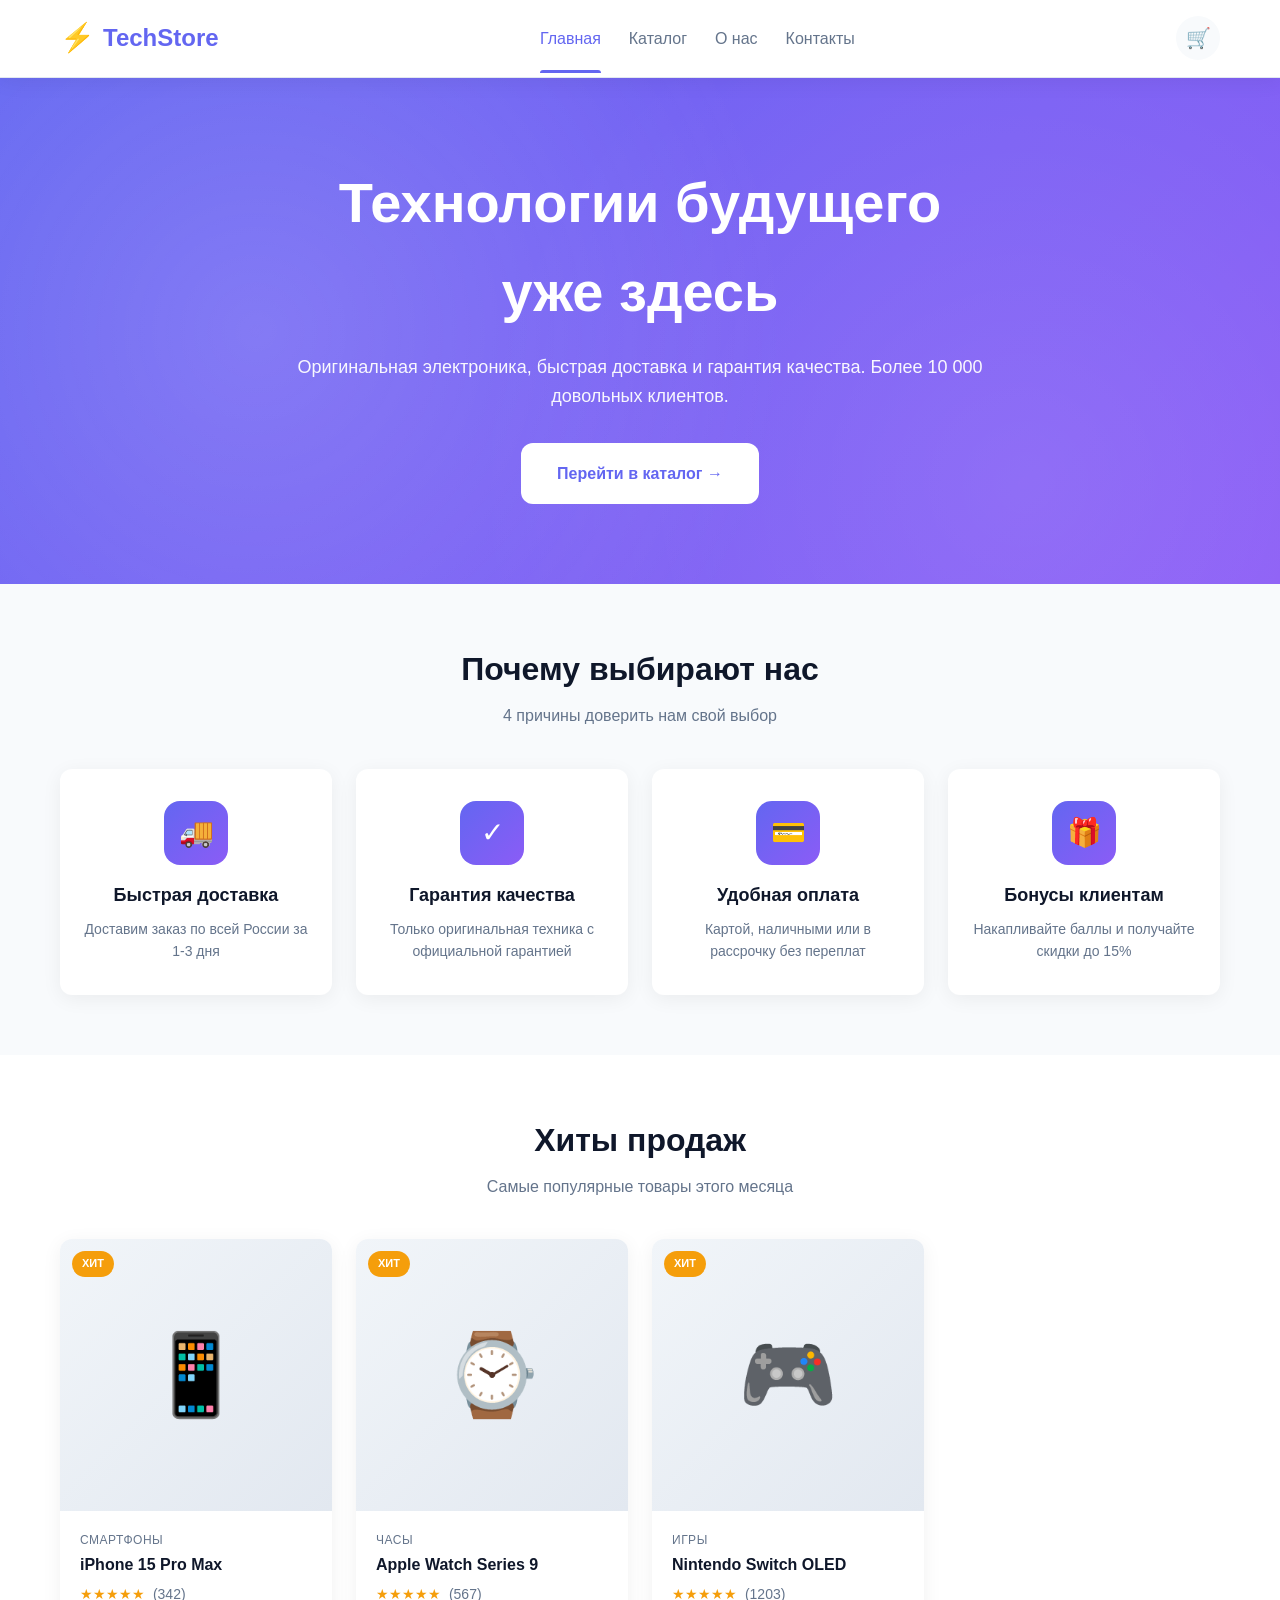
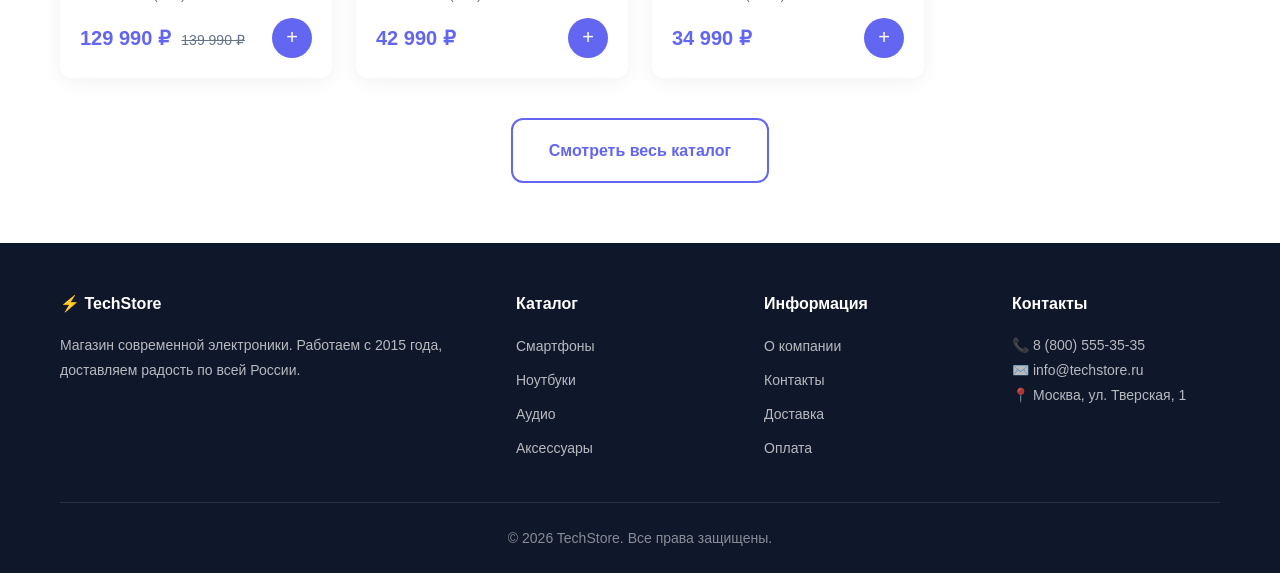
<file: docs/index.html>
<!DOCTYPE html>
<html lang="ru">
<head>
  <meta charset="UTF-8">
  <meta name="viewport" content="width=device-width, initial-scale=1.0">
  <title>TechStore — магазин современной электроники</title>
  <link rel="stylesheet" href="css/style.css">
</head>
<body>
  <header class="header">
    <div class="header-inner">
      <a href="index.html" class="logo"><span class="logo-icon">⚡</span> TechStore</a>
      <nav class="nav">
        <a href="index.html" class="active">Главная</a>
        <a href="catalog.html">Каталог</a>
        <a href="about.html">О нас</a>
        <a href="contacts.html">Контакты</a>
      </nav>
      <div class="header-actions">
        <a href="cart.html" class="icon-btn" title="Корзина">
          🛒
          <span class="cart-badge hidden">0</span>
        </a>
        <button class="menu-toggle">☰</button>
      </div>
    </div>
  </header>

  <section class="hero">
    <div class="hero-content">
      <h1>Технологии будущего уже здесь</h1>
      <p>Оригинальная электроника, быстрая доставка и гарантия качества. Более 10 000 довольных клиентов.</p>
      <a href="catalog.html" class="btn btn-white btn-lg">Перейти в каталог →</a>
    </div>
  </section>

  <section class="section">
    <div class="container">
      <h2 class="section-title">Почему выбирают нас</h2>
      <p class="section-subtitle">4 причины доверить нам свой выбор</p>
      <div class="features">
        <div class="feature">
          <div class="feature-icon">🚚</div>
          <h3>Быстрая доставка</h3>
          <p>Доставим заказ по всей России за 1-3 дня</p>
        </div>
        <div class="feature">
          <div class="feature-icon">✓</div>
          <h3>Гарантия качества</h3>
          <p>Только оригинальная техника с официальной гарантией</p>
        </div>
        <div class="feature">
          <div class="feature-icon">💳</div>
          <h3>Удобная оплата</h3>
          <p>Картой, наличными или в рассрочку без переплат</p>
        </div>
        <div class="feature">
          <div class="feature-icon">🎁</div>
          <h3>Бонусы клиентам</h3>
          <p>Накапливайте баллы и получайте скидки до 15%</p>
        </div>
      </div>
    </div>
  </section>

  <section class="section" style="background: var(--bg);">
    <div class="container">
      <h2 class="section-title">Хиты продаж</h2>
      <p class="section-subtitle">Самые популярные товары этого месяца</p>
      <div class="products-grid" id="featured-products"></div>
      <div style="text-align: center; margin-top: 40px;">
        <a href="catalog.html" class="btn btn-outline btn-lg">Смотреть весь каталог</a>
      </div>
    </div>
  </section>

  <footer class="footer">
    <div class="container">
      <div class="footer-grid">
        <div>
          <h4>⚡ TechStore</h4>
          <p>Магазин современной электроники. Работаем с 2015 года, доставляем радость по всей России.</p>
        </div>
        <div>
          <h4>Каталог</h4>
          <ul class="footer-links">
            <li><a href="catalog.html">Смартфоны</a></li>
            <li><a href="catalog.html">Ноутбуки</a></li>
            <li><a href="catalog.html">Аудио</a></li>
            <li><a href="catalog.html">Аксессуары</a></li>
          </ul>
        </div>
        <div>
          <h4>Информация</h4>
          <ul class="footer-links">
            <li><a href="about.html">О компании</a></li>
            <li><a href="contacts.html">Контакты</a></li>
            <li><a href="#">Доставка</a></li>
            <li><a href="#">Оплата</a></li>
          </ul>
        </div>
        <div>
          <h4>Контакты</h4>
          <p>📞 8 (800) 555-35-35</p>
          <p>✉️ info@techstore.ru</p>
          <p>📍 Москва, ул. Тверская, 1</p>
        </div>
      </div>
      <div class="footer-bottom">© 2026 TechStore. Все права защищены.</div>
    </div>
  </footer>

  <script src="js/products.js"></script>
  <script src="js/cart.js"></script>
  <script src="js/app.js"></script>
  <script>
    const featured = PRODUCTS.filter(p => p.badge === 'Хит').slice(0, 4);
    document.getElementById('featured-products').innerHTML = featured.map(renderProductCard).join('');
  </script>
</body>
</html>
</file>
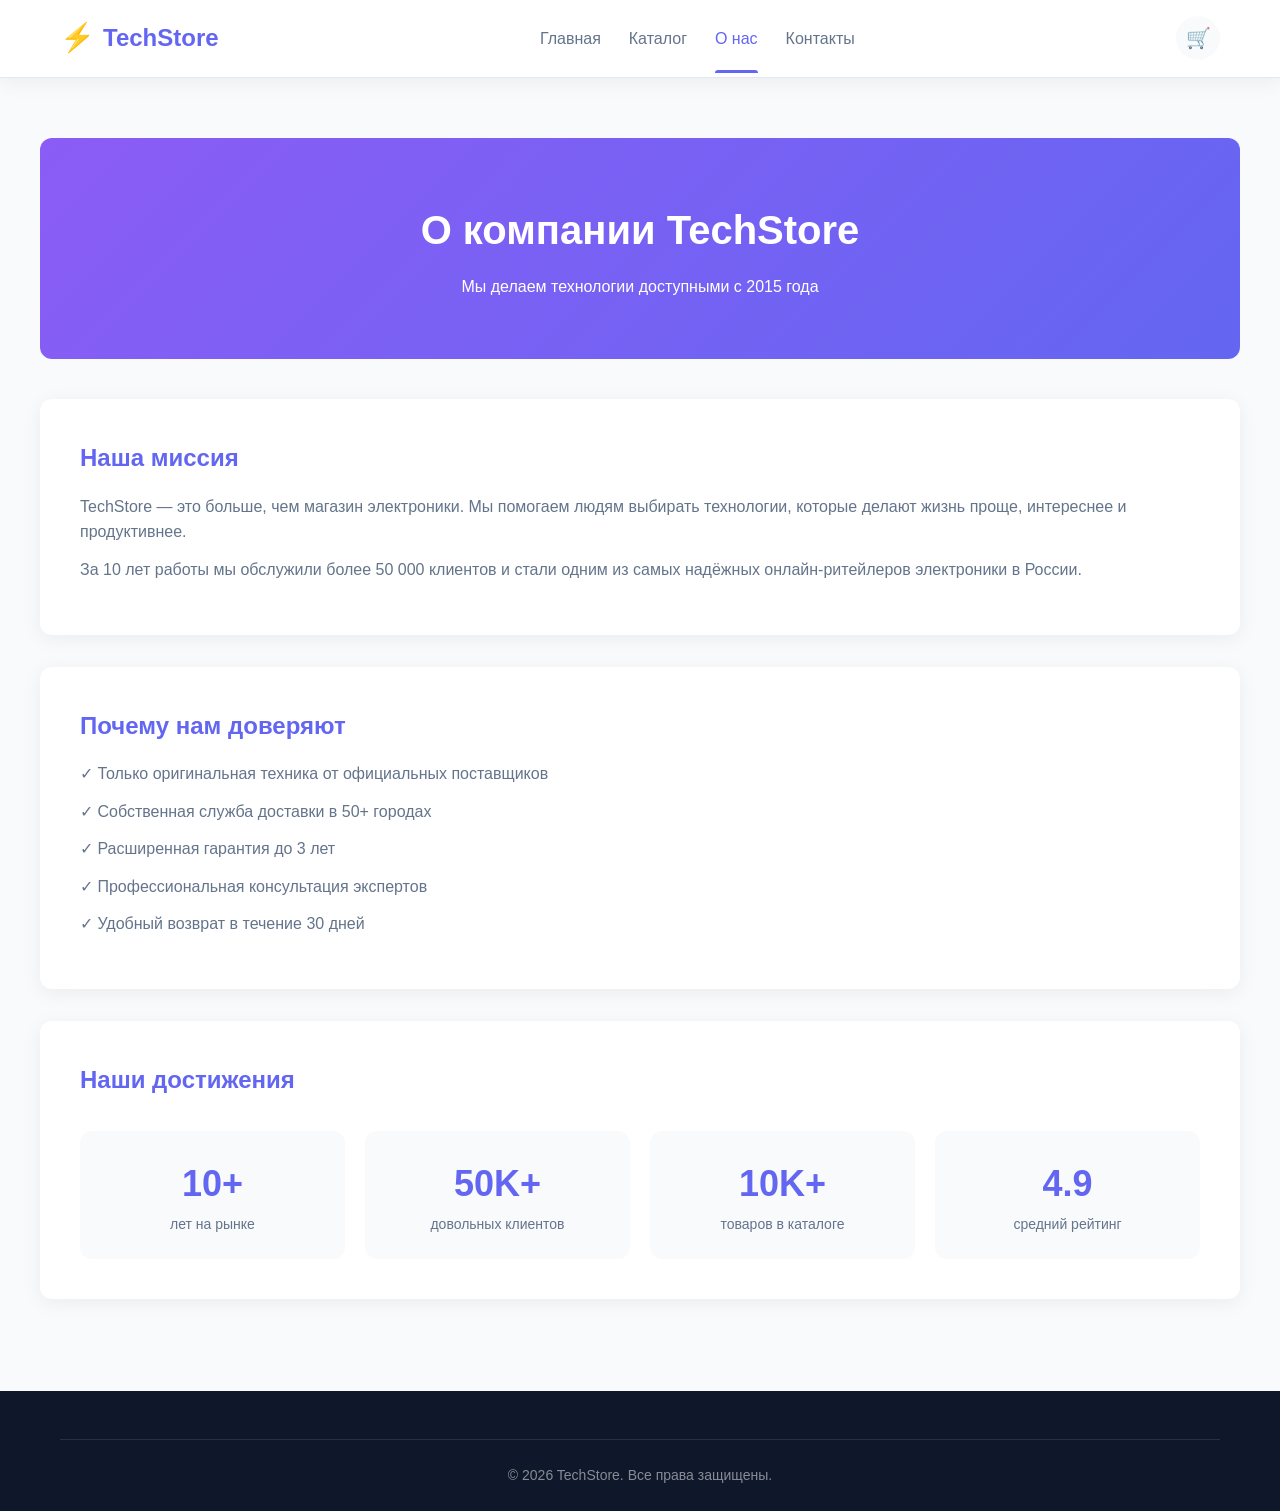
<file: docs/about.html>
<!DOCTYPE html>
<html lang="ru">
<head>
  <meta charset="UTF-8">
  <meta name="viewport" content="width=device-width, initial-scale=1.0">
  <title>О нас — TechStore</title>
  <link rel="stylesheet" href="css/style.css">
</head>
<body>
  <header class="header">
    <div class="header-inner">
      <a href="index.html" class="logo"><span class="logo-icon">⚡</span> TechStore</a>
      <nav class="nav">
        <a href="index.html">Главная</a>
        <a href="catalog.html">Каталог</a>
        <a href="about.html" class="active">О нас</a>
        <a href="contacts.html">Контакты</a>
      </nav>
      <div class="header-actions">
        <a href="cart.html" class="icon-btn">🛒<span class="cart-badge hidden">0</span></a>
        <button class="menu-toggle">☰</button>
      </div>
    </div>
  </header>

  <div class="container section">
    <div class="about-hero">
      <h1>О компании TechStore</h1>
      <p>Мы делаем технологии доступными с 2015 года</p>
    </div>

    <div class="about-content">
      <h2>Наша миссия</h2>
      <p>TechStore — это больше, чем магазин электроники. Мы помогаем людям выбирать технологии, которые делают жизнь проще, интереснее и продуктивнее.</p>
      <p>За 10 лет работы мы обслужили более 50 000 клиентов и стали одним из самых надёжных онлайн-ритейлеров электроники в России.</p>
    </div>

    <div class="about-content">
      <h2>Почему нам доверяют</h2>
      <p>✓ Только оригинальная техника от официальных поставщиков</p>
      <p>✓ Собственная служба доставки в 50+ городах</p>
      <p>✓ Расширенная гарантия до 3 лет</p>
      <p>✓ Профессиональная консультация экспертов</p>
      <p>✓ Удобный возврат в течение 30 дней</p>
    </div>

    <div class="about-content">
      <h2>Наши достижения</h2>
      <div class="stats">
        <div class="stat"><div class="stat-number">10+</div><div class="stat-label">лет на рынке</div></div>
        <div class="stat"><div class="stat-number">50K+</div><div class="stat-label">довольных клиентов</div></div>
        <div class="stat"><div class="stat-number">10K+</div><div class="stat-label">товаров в каталоге</div></div>
        <div class="stat"><div class="stat-number">4.9</div><div class="stat-label">средний рейтинг</div></div>
      </div>
    </div>
  </div>

  <footer class="footer">
    <div class="container"><div class="footer-bottom">© 2026 TechStore. Все права защищены.</div></div>
  </footer>
  <script src="js/products.js"></script>
  <script src="js/cart.js"></script>
  <script src="js/app.js"></script>
</body>
</html>
</file>
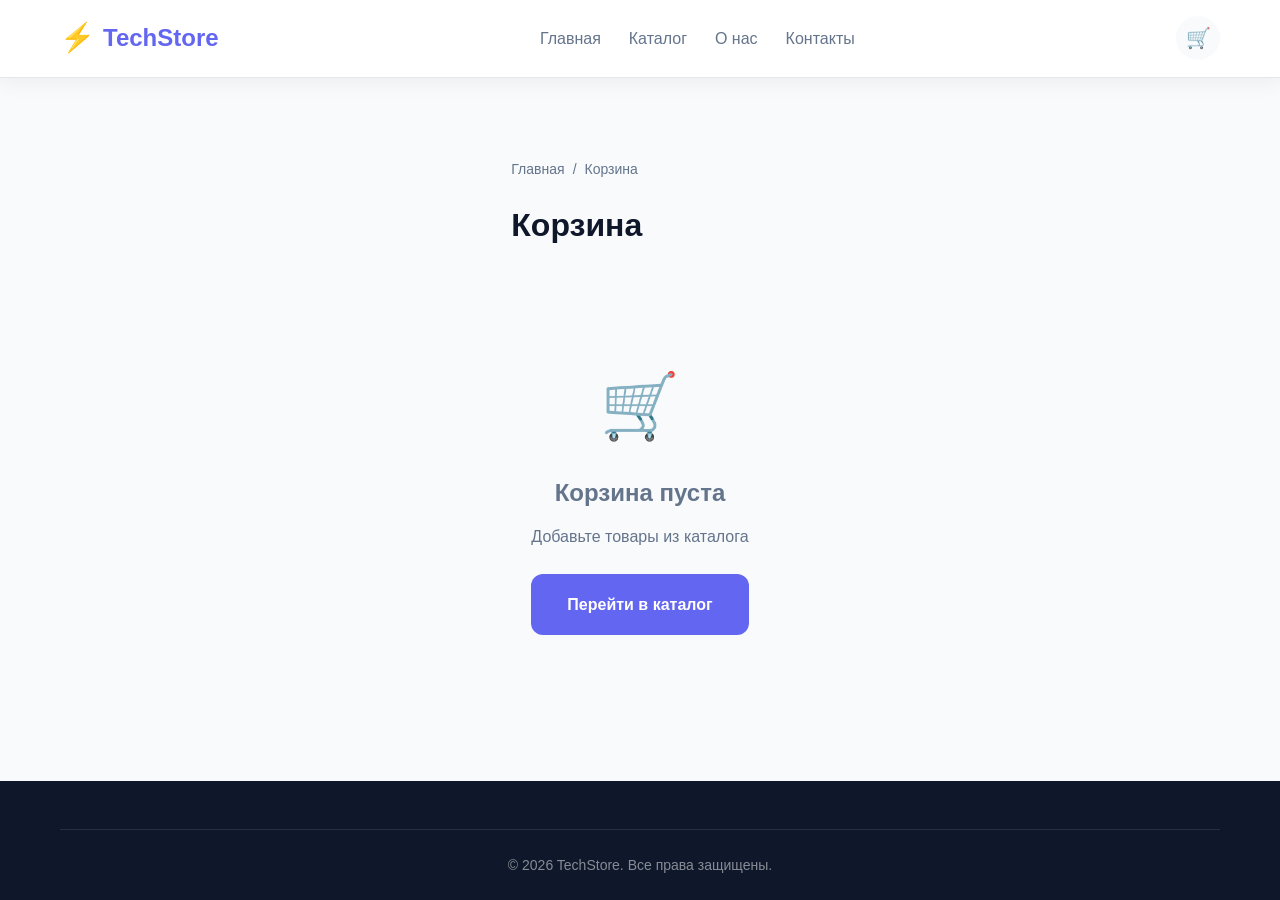
<file: docs/cart.html>
<!DOCTYPE html>
<html lang="ru">
<head>
  <meta charset="UTF-8">
  <meta name="viewport" content="width=device-width, initial-scale=1.0">
  <title>Корзина — TechStore</title>
  <link rel="stylesheet" href="css/style.css">
</head>
<body>
  <header class="header">
    <div class="header-inner">
      <a href="index.html" class="logo"><span class="logo-icon">⚡</span> TechStore</a>
      <nav class="nav">
        <a href="index.html">Главная</a>
        <a href="catalog.html">Каталог</a>
        <a href="about.html">О нас</a>
        <a href="contacts.html">Контакты</a>
      </nav>
      <div class="header-actions">
        <a href="cart.html" class="icon-btn">🛒<span class="cart-badge hidden">0</span></a>
        <button class="menu-toggle">☰</button>
      </div>
    </div>
  </header>

  <div class="container section">
    <div class="breadcrumbs">
      <a href="index.html">Главная</a><span>/</span>Корзина
    </div>
    <h1 class="section-title" style="text-align:left; margin-bottom: 24px;">Корзина</h1>
    <div id="cart-content"></div>
  </div>

  <footer class="footer">
    <div class="container"><div class="footer-bottom">© 2026 TechStore. Все права защищены.</div></div>
  </footer>

  <script src="js/products.js"></script>
  <script src="js/cart.js"></script>
  <script src="js/app.js"></script>
  <script>
    function renderCart() {
      const items = Cart.get();
      const container = document.getElementById('cart-content');

      if (!items.length) {
        container.innerHTML = `
          <div class="empty-state">
            <div class="empty-state-icon">🛒</div>
            <h2>Корзина пуста</h2>
            <p style="margin: 12px 0 24px;">Добавьте товары из каталога</p>
            <a href="catalog.html" class="btn btn-primary btn-lg">Перейти в каталог</a>
          </div>`;
        return;
      }

      const itemsHtml = items.map(item => {
        const p = PRODUCTS.find(p => p.id === item.id);
        if (!p) return '';
        return `
          <div class="cart-item">
            <div class="cart-item-image">${p.icon}</div>
            <div class="cart-item-info">
              <div class="product-category">${p.category}</div>
              <h3>${p.name}</h3>
              <div class="cart-item-price">${formatPrice(p.price)}</div>
              <div class="quantity-control">
                <button class="qty-btn" data-dec="${p.id}">−</button>
                <span class="qty-value">${item.qty}</span>
                <button class="qty-btn" data-inc="${p.id}">+</button>
              </div>
            </div>
            <button class="cart-item-remove" data-remove="${p.id}" title="Удалить">✕</button>
          </div>`;
      }).join('');

      const total = Cart.total();
      const delivery = total > 50000 ? 0 : 500;
      const finalTotal = total + delivery;

      container.innerHTML = `
        <div class="cart-layout">
          <div class="cart-items">${itemsHtml}</div>
          <div class="cart-summary">
            <h3>Ваш заказ</h3>
            <div class="summary-row"><span>Товары (${Cart.count()})</span><span>${formatPrice(total)}</span></div>
            <div class="summary-row"><span>Доставка</span><span>${delivery === 0 ? 'Бесплатно' : formatPrice(delivery)}</span></div>
            <div class="summary-row total"><span>Итого</span><span>${formatPrice(finalTotal)}</span></div>
            <a href="checkout.html" class="btn btn-primary btn-block btn-lg" style="margin-top: 20px;">Оформить заказ</a>
            <button class="btn btn-outline btn-block" id="clear-cart" style="margin-top: 8px;">Очистить корзину</button>
          </div>
        </div>`;

      document.getElementById('clear-cart').addEventListener('click', () => {
        if (confirm('Очистить корзину?')) { Cart.clear(); renderCart(); }
      });
    }

    document.addEventListener('click', e => {
      if (e.target.dataset.inc) { const id = +e.target.dataset.inc; const item = Cart.get().find(i => i.id === id); Cart.updateQty(id, item.qty + 1); renderCart(); }
      if (e.target.dataset.dec) { const id = +e.target.dataset.dec; const item = Cart.get().find(i => i.id === id); Cart.updateQty(id, item.qty - 1); renderCart(); }
      if (e.target.dataset.remove) { Cart.remove(+e.target.dataset.remove); renderCart(); }
    });

    window.addEventListener('cart-updated', renderCart);
    renderCart();
  </script>
</body>
</html>
</file>
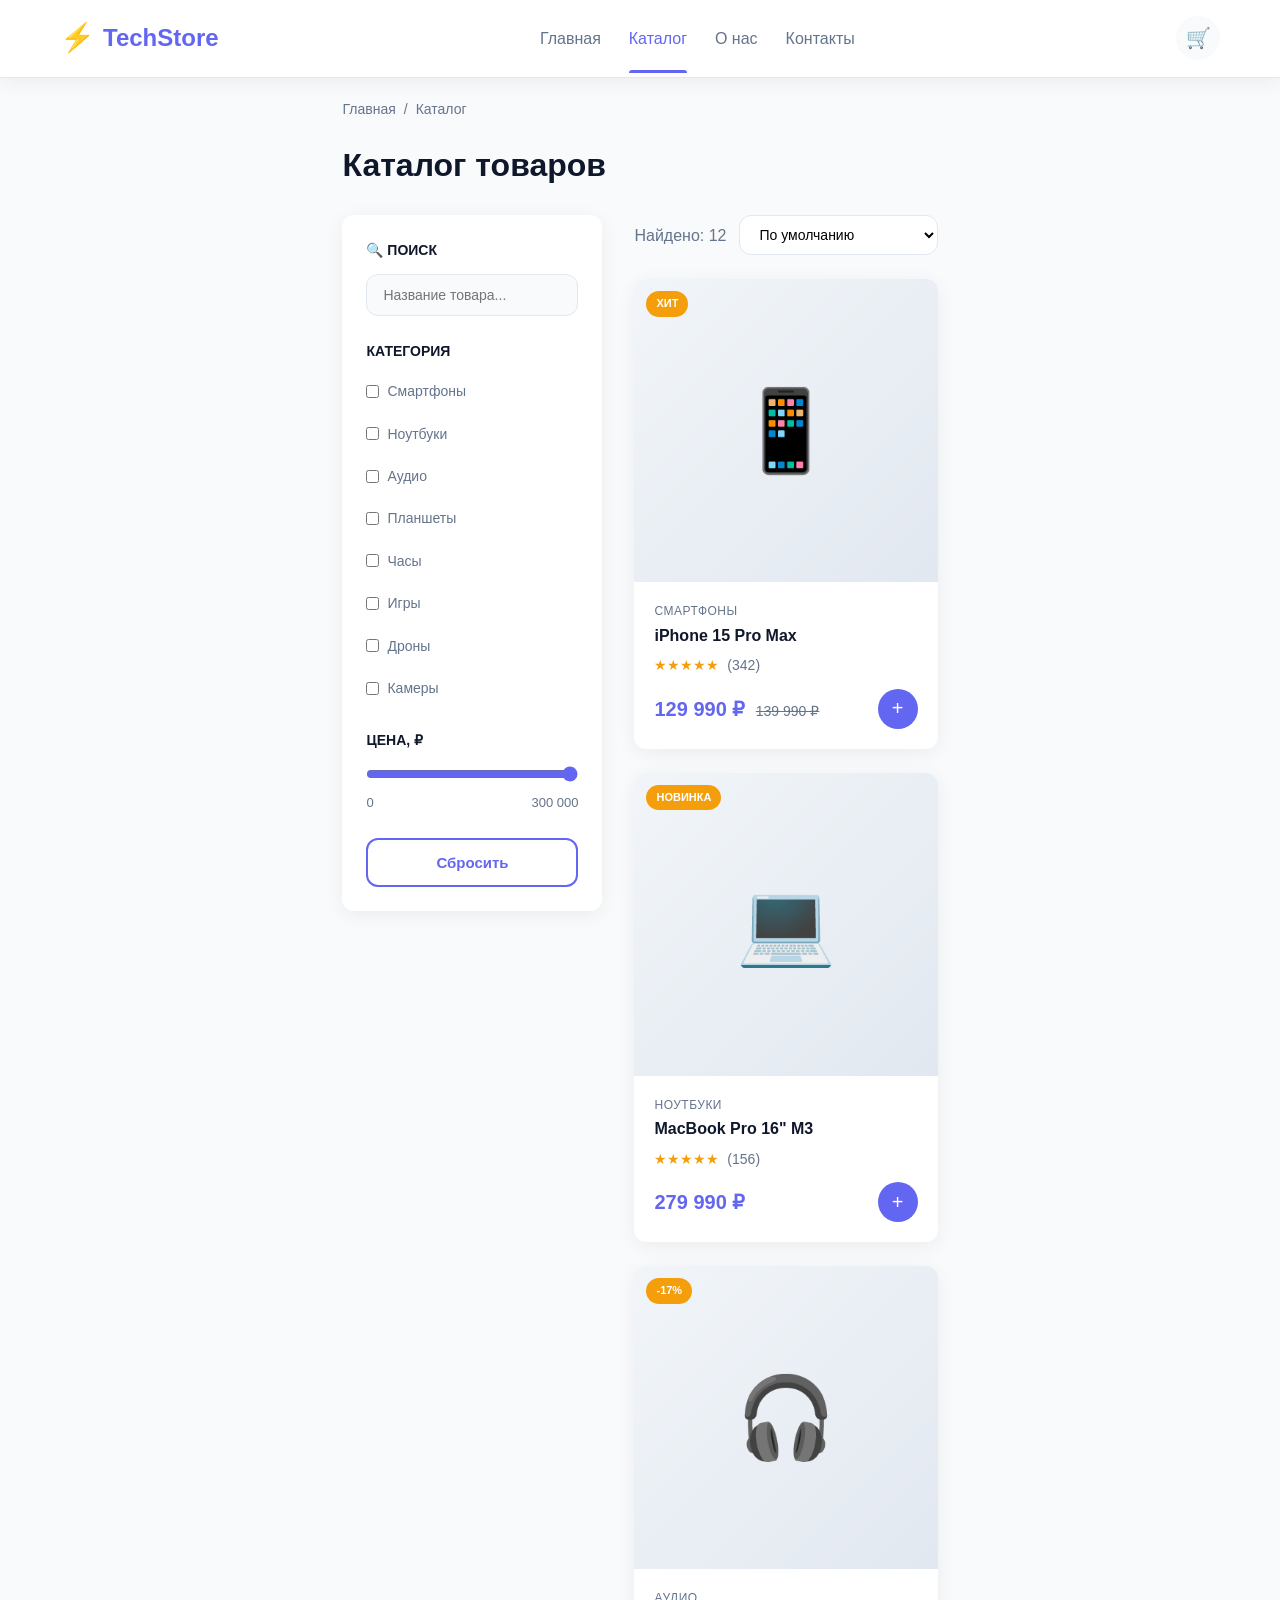
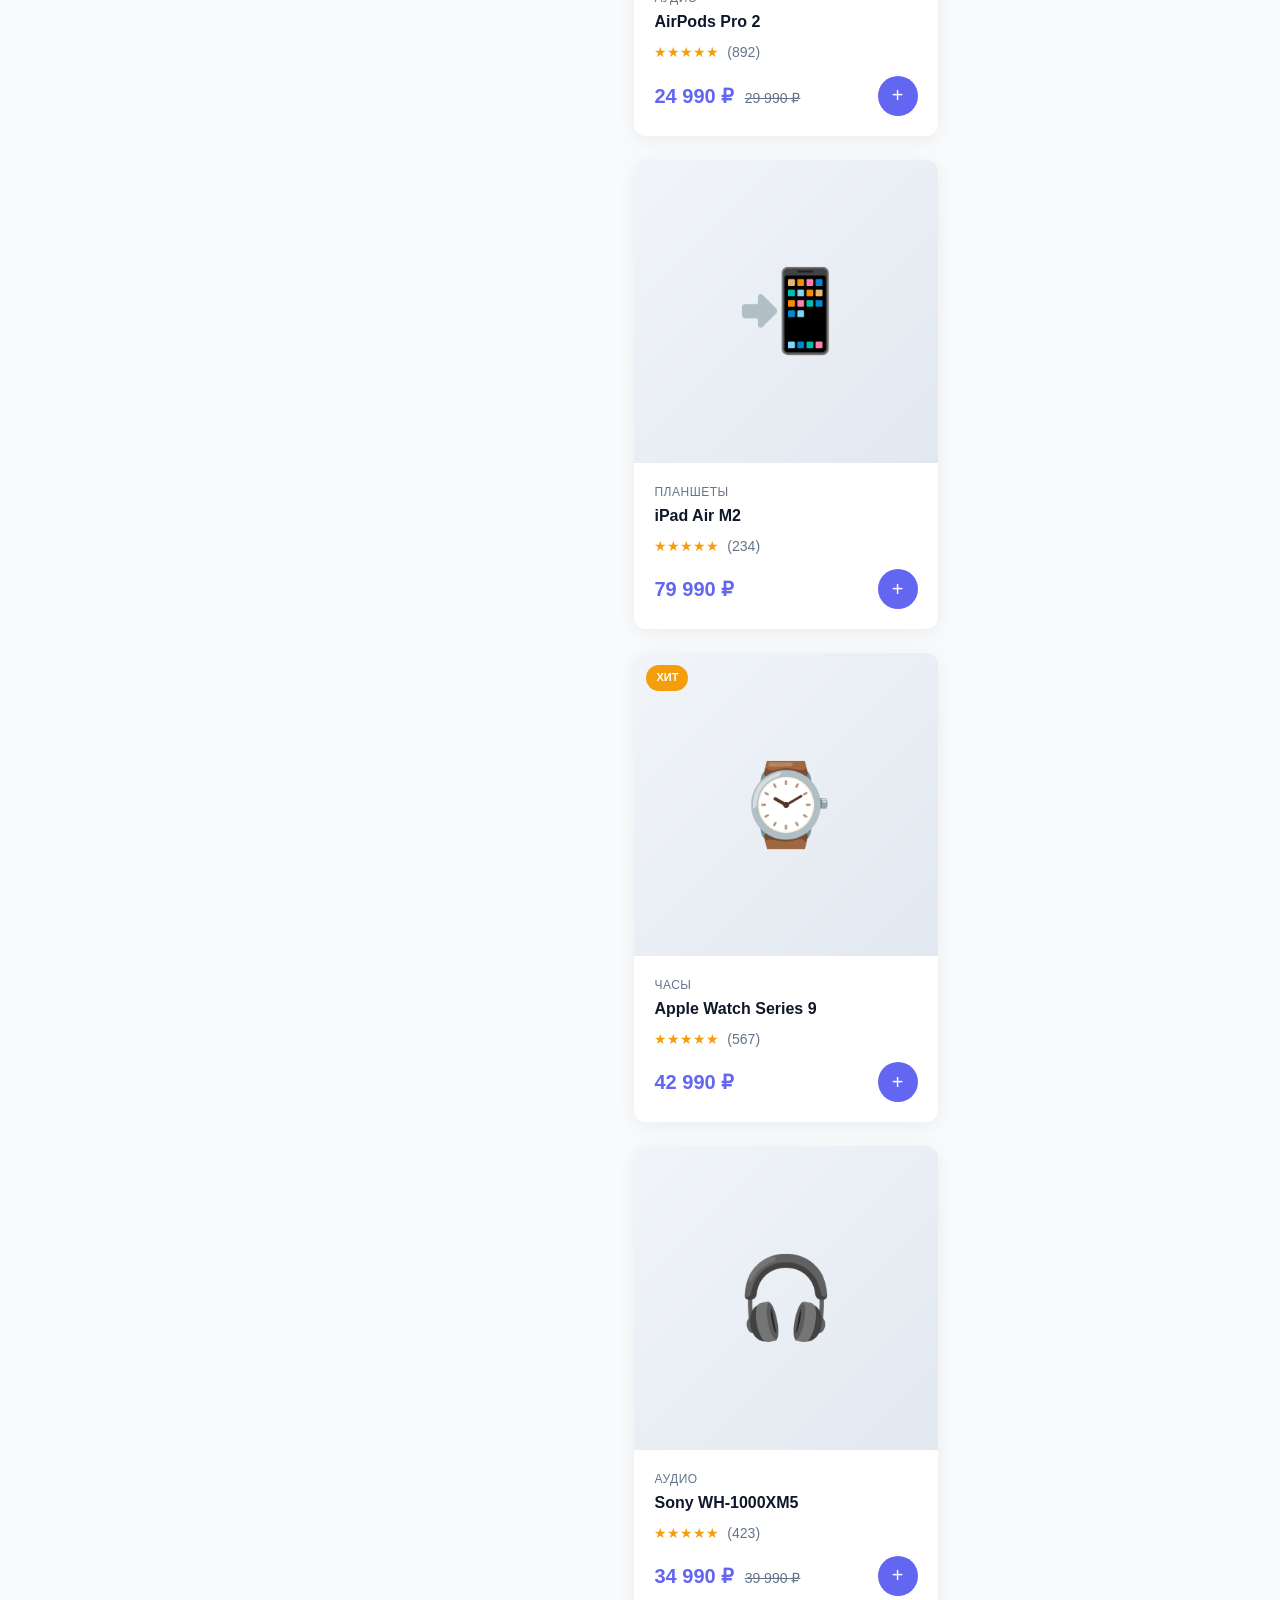
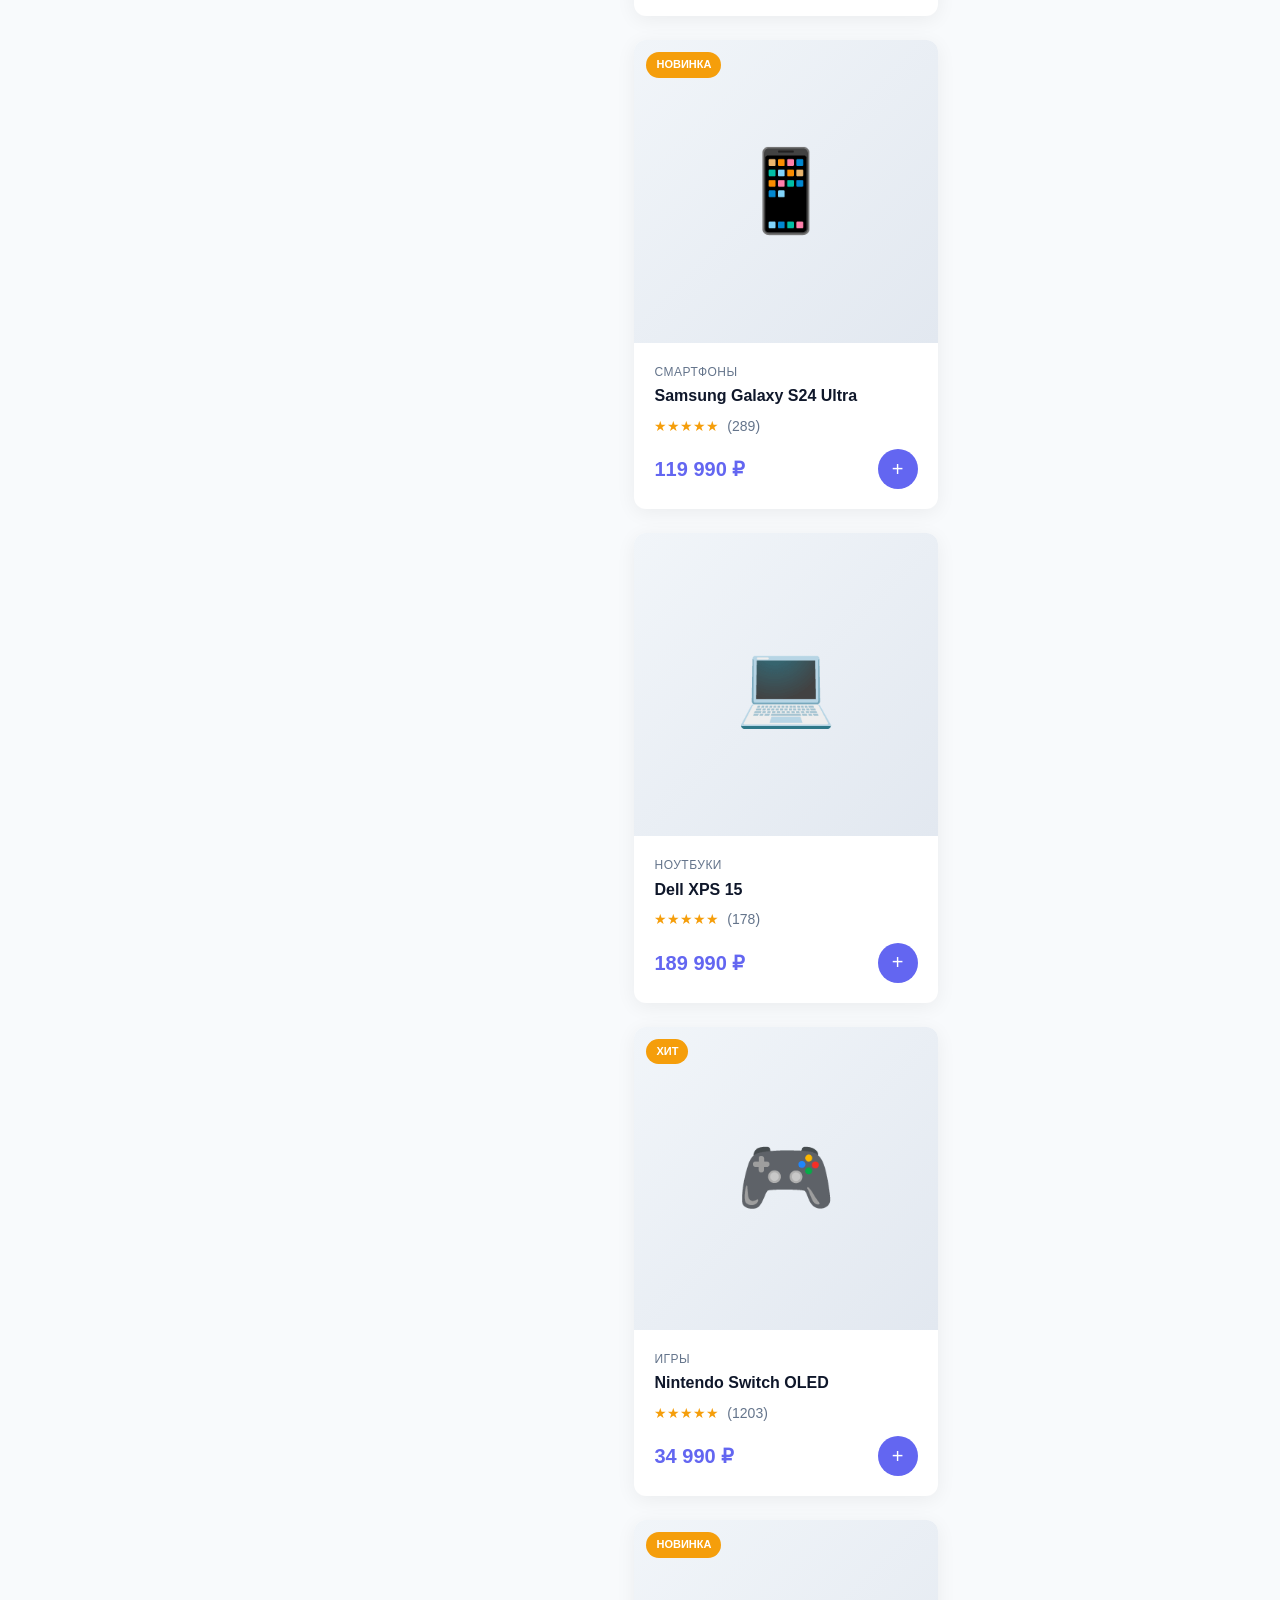
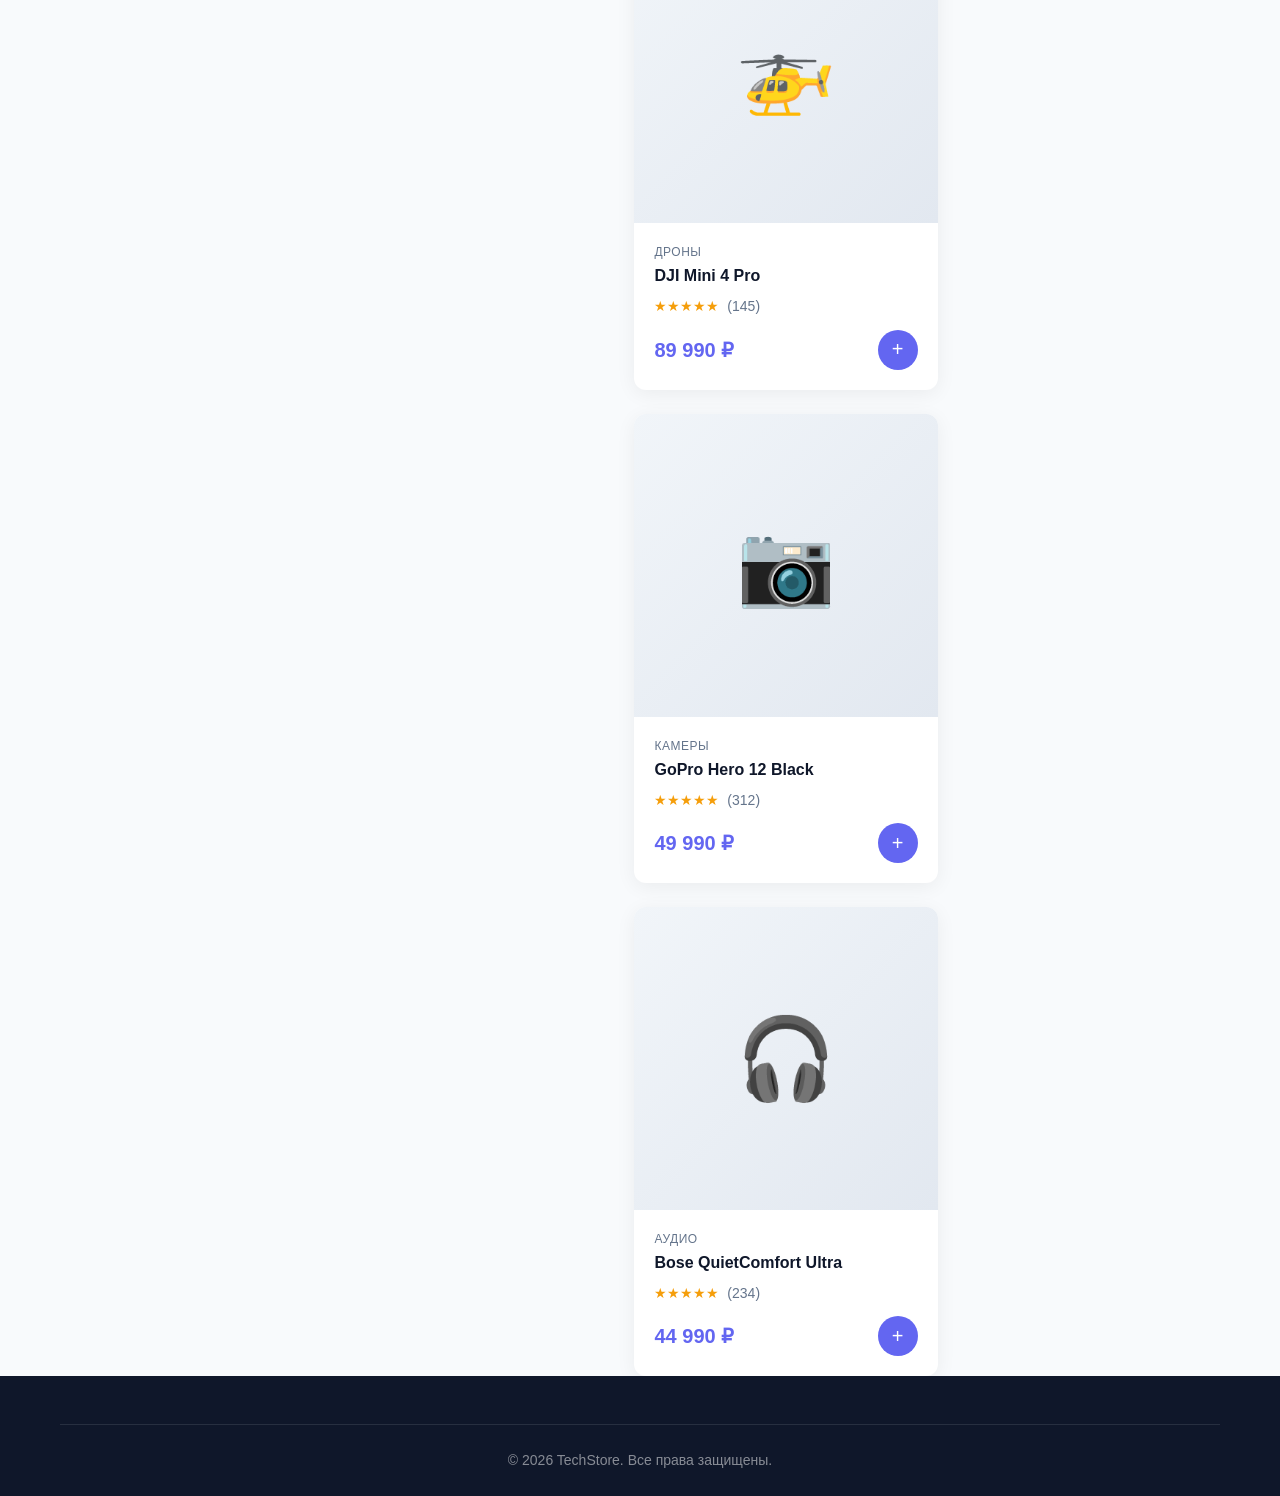
<file: docs/catalog.html>
<!DOCTYPE html>
<html lang="ru">
<head>
  <meta charset="UTF-8">
  <meta name="viewport" content="width=device-width, initial-scale=1.0">
  <title>Каталог — TechStore</title>
  <link rel="stylesheet" href="css/style.css">
</head>
<body>
  <header class="header">
    <div class="header-inner">
      <a href="index.html" class="logo"><span class="logo-icon">⚡</span> TechStore</a>
      <nav class="nav">
        <a href="index.html">Главная</a>
        <a href="catalog.html" class="active">Каталог</a>
        <a href="about.html">О нас</a>
        <a href="contacts.html">Контакты</a>
      </nav>
      <div class="header-actions">
        <a href="cart.html" class="icon-btn">🛒<span class="cart-badge hidden">0</span></a>
        <button class="menu-toggle">☰</button>
      </div>
    </div>
  </header>

  <div class="container">
    <div class="breadcrumbs">
      <a href="index.html">Главная</a><span>/</span>Каталог
    </div>

    <h1 class="section-title" style="text-align:left; margin-bottom: 24px;">Каталог товаров</h1>

    <div class="catalog-layout">
      <aside class="filters">
        <div class="filter-group">
          <div class="filter-title">🔍 Поиск</div>
          <input type="text" id="search" class="search-input" placeholder="Название товара...">
        </div>
        <div class="filter-group">
          <div class="filter-title">Категория</div>
          <div class="filter-options" id="category-filters"></div>
        </div>
        <div class="filter-group">
          <div class="filter-title">Цена, ₽</div>
          <input type="range" id="price-range" min="0" max="300000" value="300000" style="width:100%; accent-color: var(--primary);">
          <div style="display:flex; justify-content:space-between; font-size:13px; color: var(--text-soft); margin-top: 4px;">
            <span>0</span><span id="price-max">300 000</span>
          </div>
        </div>
        <button class="btn btn-outline btn-block" id="reset-filters">Сбросить</button>
      </aside>

      <div>
        <div class="catalog-header">
          <div class="catalog-count" id="catalog-count">Найдено: 0</div>
          <select class="sort-select" id="sort">
            <option value="default">По умолчанию</option>
            <option value="price-asc">Цена: по возрастанию</option>
            <option value="price-desc">Цена: по убыванию</option>
            <option value="rating">По рейтингу</option>
            <option value="name">По названию</option>
          </select>
        </div>
        <div class="products-grid" id="products-grid"></div>
      </div>
    </div>
  </div>

  <footer class="footer">
    <div class="container">
      <div class="footer-bottom">© 2026 TechStore. Все права защищены.</div>
    </div>
  </footer>

  <script src="js/products.js"></script>
  <script src="js/cart.js"></script>
  <script src="js/app.js"></script>
  <script>
    const state = { search: '', categories: [], maxPrice: 300000, sort: 'default' };

    // Рендер категорий
    const catContainer = document.getElementById('category-filters');
    catContainer.innerHTML = CATEGORIES.map(c => `
      <label class="filter-option">
        <input type="checkbox" value="${c}" class="cat-filter"> ${c}
      </label>
    `).join('');

    function applyFilters() {
      let list = PRODUCTS.filter(p => {
        if (state.search && !p.name.toLowerCase().includes(state.search.toLowerCase())) return false;
        if (state.categories.length && !state.categories.includes(p.category)) return false;
        if (p.price > state.maxPrice) return false;
        return true;
      });

      switch (state.sort) {
        case 'price-asc': list.sort((a,b) => a.price - b.price); break;
        case 'price-desc': list.sort((a,b) => b.price - a.price); break;
        case 'rating': list.sort((a,b) => b.rating - a.rating); break;
        case 'name': list.sort((a,b) => a.name.localeCompare(b.name)); break;
      }

      const grid = document.getElementById('products-grid');
      document.getElementById('catalog-count').textContent = `Найдено: ${list.length}`;
      if (!list.length) {
        grid.innerHTML = `<div class="empty-state" style="grid-column:1/-1;"><div class="empty-state-icon">🔍</div><h3>Ничего не найдено</h3><p>Попробуйте изменить параметры поиска</p></div>`;
      } else {
        grid.innerHTML = list.map(renderProductCard).join('');
      }
    }

    document.getElementById('search').addEventListener('input', e => { state.search = e.target.value; applyFilters(); });
    document.querySelectorAll('.cat-filter').forEach(cb => cb.addEventListener('change', () => {
      state.categories = [...document.querySelectorAll('.cat-filter:checked')].map(c => c.value);
      applyFilters();
    }));
    document.getElementById('price-range').addEventListener('input', e => {
      state.maxPrice = +e.target.value;
      document.getElementById('price-max').textContent = formatPrice(state.maxPrice);
      applyFilters();
    });
    document.getElementById('sort').addEventListener('change', e => { state.sort = e.target.value; applyFilters(); });
    document.getElementById('reset-filters').addEventListener('click', () => {
      state.search = ''; state.categories = []; state.maxPrice = 300000; state.sort = 'default';
      document.getElementById('search').value = '';
      document.querySelectorAll('.cat-filter').forEach(c => c.checked = false);
      document.getElementById('price-range').value = 300000;
      document.getElementById('price-max').textContent = '300 000 ₽';
      document.getElementById('sort').value = 'default';
      applyFilters();
    });

    applyFilters();
  </script>
</body>
</html>
</file>
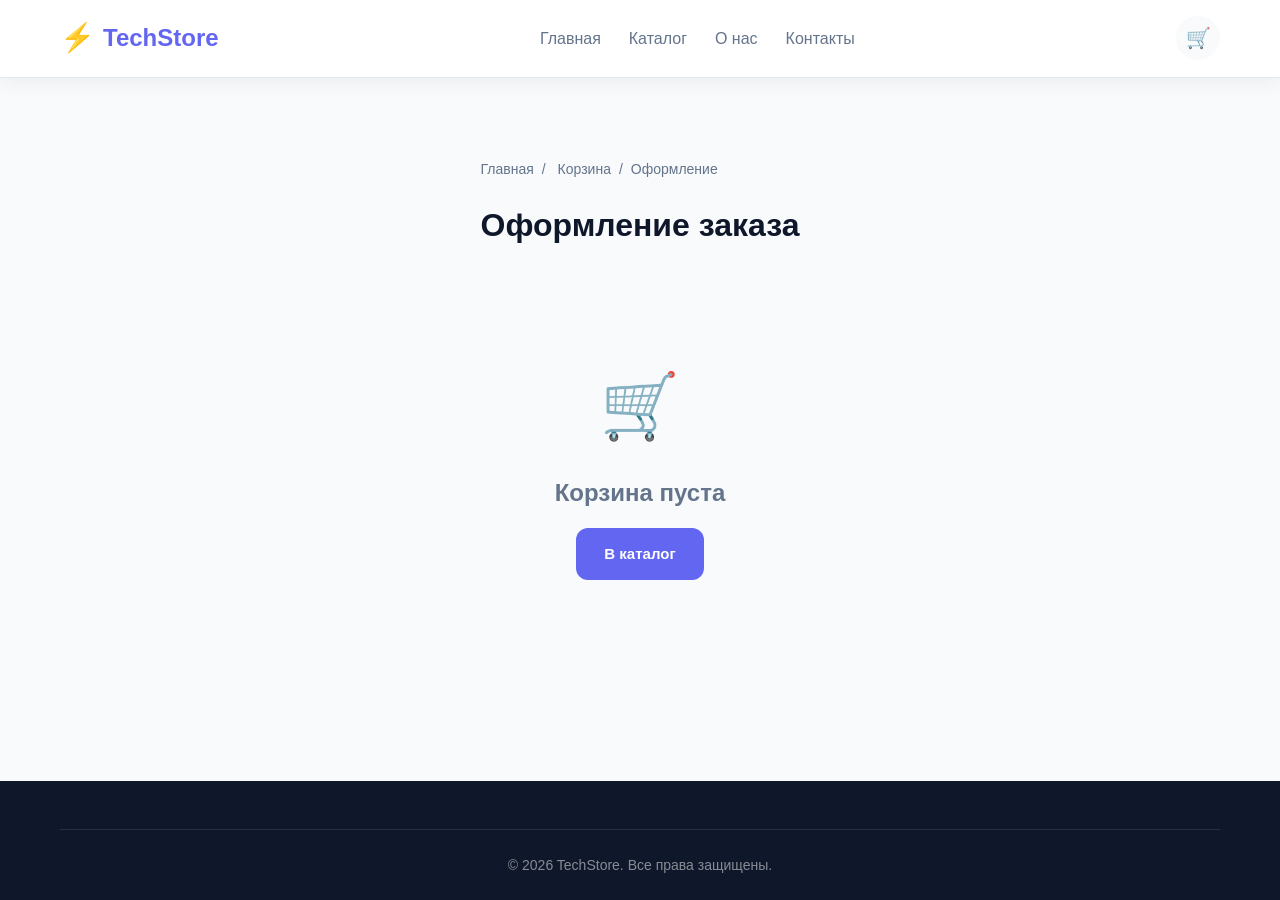
<file: docs/checkout.html>
<!DOCTYPE html>
<html lang="ru">
<head>
  <meta charset="UTF-8">
  <meta name="viewport" content="width=device-width, initial-scale=1.0">
  <title>Оформление заказа — TechStore</title>
  <link rel="stylesheet" href="css/style.css">
</head>
<body>
  <header class="header">
    <div class="header-inner">
      <a href="index.html" class="logo"><span class="logo-icon">⚡</span> TechStore</a>
      <nav class="nav">
        <a href="index.html">Главная</a>
        <a href="catalog.html">Каталог</a>
        <a href="about.html">О нас</a>
        <a href="contacts.html">Контакты</a>
      </nav>
      <div class="header-actions">
        <a href="cart.html" class="icon-btn">🛒<span class="cart-badge hidden">0</span></a>
        <button class="menu-toggle">☰</button>
      </div>
    </div>
  </header>

  <div class="container section">
    <div class="breadcrumbs">
      <a href="index.html">Главная</a><span>/</span>
      <a href="cart.html">Корзина</a><span>/</span>Оформление
    </div>
    <h1 class="section-title" style="text-align:left; margin-bottom: 24px;">Оформление заказа</h1>
    <div id="checkout-content"></div>
  </div>

  <footer class="footer">
    <div class="container"><div class="footer-bottom">© 2026 TechStore. Все права защищены.</div></div>
  </footer>

  <script src="js/products.js"></script>
  <script src="js/cart.js"></script>
  <script src="js/app.js"></script>
  <script>
    const container = document.getElementById('checkout-content');

    if (!Cart.get().length) {
      container.innerHTML = `<div class="empty-state"><div class="empty-state-icon">🛒</div><h2>Корзина пуста</h2><a href="catalog.html" class="btn btn-primary" style="margin-top:16px;">В каталог</a></div>`;
    } else {
      const total = Cart.total();
      const delivery = total > 50000 ? 0 : 500;

      container.innerHTML = `
        <form id="checkout-form" class="cart-layout" style="align-items: start;">
          <div class="cart-items" style="padding: 32px;">
            <h2 style="margin-bottom: 20px;">Контактные данные</h2>
            <div class="form-grid">
              <div class="form-group"><label class="form-label">Имя *</label><input class="form-input" name="firstName" required></div>
              <div class="form-group"><label class="form-label">Фамилия *</label><input class="form-input" name="lastName" required></div>
              <div class="form-group"><label class="form-label">Email *</label><input type="email" class="form-input" name="email" required></div>
              <div class="form-group"><label class="form-label">Телефон *</label><input type="tel" class="form-input" name="phone" placeholder="+7 (___) ___-__-__" required></div>
            </div>
            <h2 style="margin: 24px 0 20px;">Адрес доставки</h2>
            <div class="form-group"><label class="form-label">Город *</label><input class="form-input" name="city" required></div>
            <div class="form-group"><label class="form-label">Адрес *</label><input class="form-input" name="address" required></div>
            <div class="form-group"><label class="form-label">Комментарий</label><textarea class="form-textarea" name="comment" placeholder="Пожелания к заказу..."></textarea></div>
            <h2 style="margin: 24px 0 20px;">Способ оплаты</h2>
            <div class="filter-options">
              <label class="filter-option"><input type="radio" name="payment" value="card" checked> 💳 Банковская карта</label>
              <label class="filter-option"><input type="radio" name="payment" value="cash"> 💵 Наличные при получении</label>
              <label class="filter-option"><input type="radio" name="payment" value="sbp"> 📱 СБП</label>
            </div>
          </div>
          <div class="cart-summary">
            <h3>Ваш заказ</h3>
            ${Cart.get().map(i => {
              const p = PRODUCTS.find(p => p.id === i.id);
              return `<div class="summary-row"><span>${p.icon} ${p.name} × ${i.qty}</span><span>${formatPrice(p.price * i.qty)}</span></div>`;
            }).join('')}
            <div class="summary-row"><span>Товары</span><span>${formatPrice(total)}</span></div>
            <div class="summary-row"><span>Доставка</span><span>${delivery === 0 ? 'Бесплатно' : formatPrice(delivery)}</span></div>
            <div class="summary-row total"><span>Итого</span><span>${formatPrice(total + delivery)}</span></div>
            <button type="submit" class="btn btn-primary btn-block btn-lg" style="margin-top: 20px;">Подтвердить заказ</button>
          </div>
        </form>`;

      document.getElementById('checkout-form').addEventListener('submit', e => {
        e.preventDefault();
        const data = Object.fromEntries(new FormData(e.target));
        console.log('Заказ:', data);
        Cart.clear();
        container.innerHTML = `
          <div class="empty-state">
            <div class="empty-state-icon">✅</div>
            <h2>Заказ успешно оформлен!</h2>
            <p style="margin: 12px 0 8px;">Спасибо, ${data.firstName}! Мы отправили подтверждение на ${data.email}</p>
            <p style="color: var(--text-soft); margin-bottom: 24px;">Номер заказа: #${Math.floor(Math.random() * 900000 + 100000)}</p>
            <a href="index.html" class="btn btn-primary btn-lg">На главную</a>
          </div>`;
      });
    }
  </script>
</body>
</html>
</file>
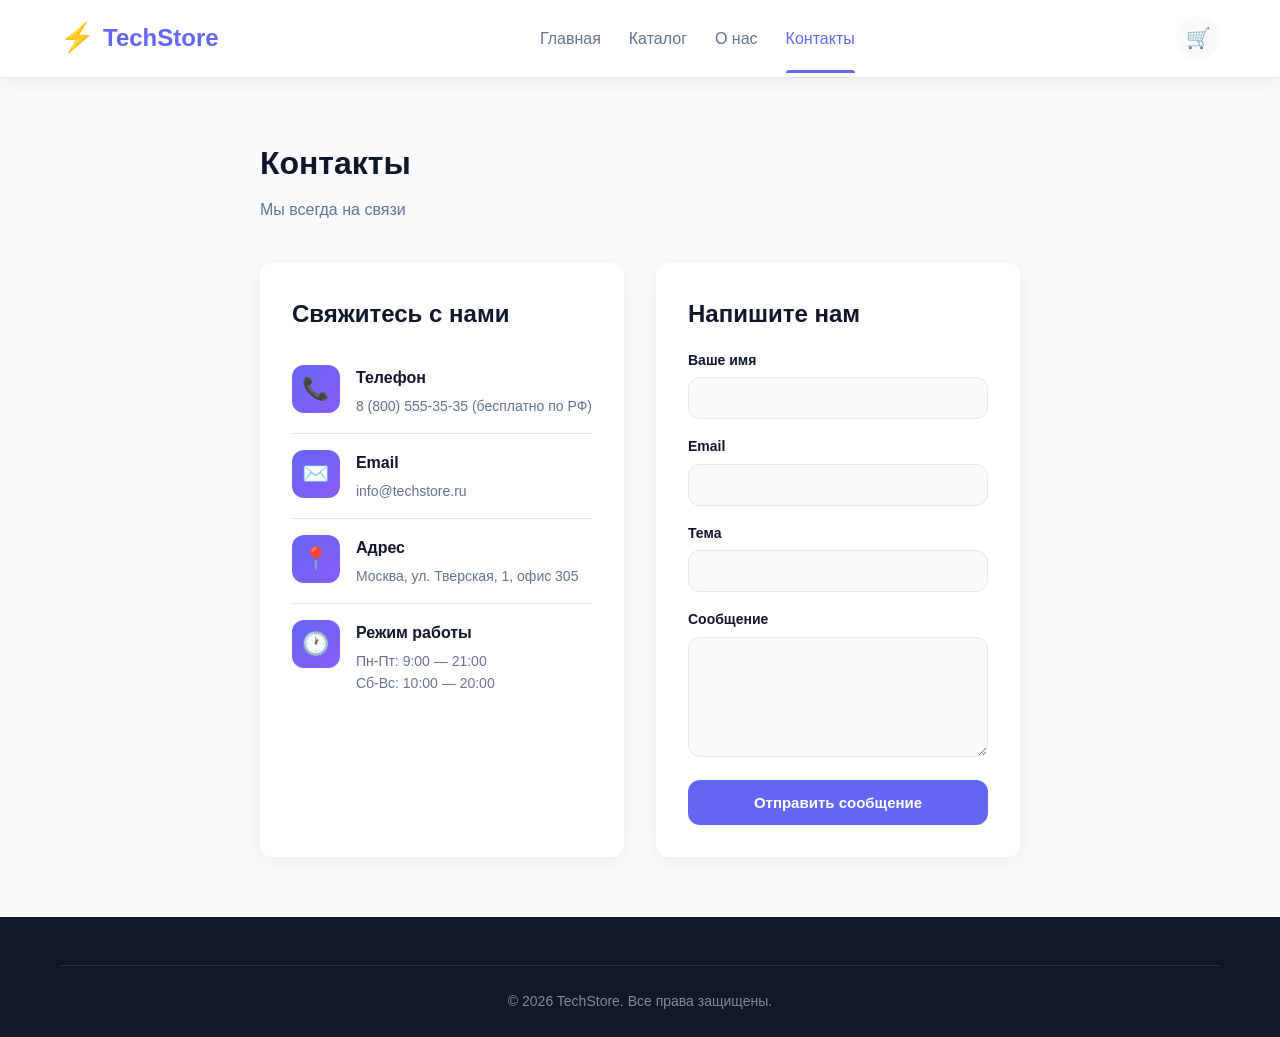
<file: docs/contacts.html>
<!DOCTYPE html>
<html lang="ru">
<head>
  <meta charset="UTF-8">
  <meta name="viewport" content="width=device-width, initial-scale=1.0">
  <title>Контакты — TechStore</title>
  <link rel="stylesheet" href="css/style.css">
</head>
<body>
  <header class="header">
    <div class="header-inner">
      <a href="index.html" class="logo"><span class="logo-icon">⚡</span> TechStore</a>
      <nav class="nav">
        <a href="index.html">Главная</a>
        <a href="catalog.html">Каталог</a>
        <a href="about.html">О нас</a>
        <a href="contacts.html" class="active">Контакты</a>
      </nav>
      <div class="header-actions">
        <a href="cart.html" class="icon-btn">🛒<span class="cart-badge hidden">0</span></a>
        <button class="menu-toggle">☰</button>
      </div>
    </div>
  </header>

  <div class="container section">
    <h1 class="section-title" style="text-align:left;">Контакты</h1>
    <p class="section-subtitle" style="text-align:left;">Мы всегда на связи</p>

    <div class="contacts-grid">
      <div class="contact-info">
        <h2 style="margin-bottom: 16px;">Свяжитесь с нами</h2>
        <div class="contact-item">
          <div class="contact-icon">📞</div>
          <div><h4>Телефон</h4><p>8 (800) 555-35-35 (бесплатно по РФ)</p></div>
        </div>
        <div class="contact-item">
          <div class="contact-icon">✉️</div>
          <div><h4>Email</h4><p>info@techstore.ru</p></div>
        </div>
        <div class="contact-item">
          <div class="contact-icon">📍</div>
          <div><h4>Адрес</h4><p>Москва, ул. Тверская, 1, офис 305</p></div>
        </div>
        <div class="contact-item">
          <div class="contact-icon">🕐</div>
          <div><h4>Режим работы</h4><p>Пн-Пт: 9:00 — 21:00<br>Сб-Вс: 10:00 — 20:00</p></div>
        </div>
      </div>

      <form class="contact-info" id="contact-form">
        <h2 style="margin-bottom: 16px;">Напишите нам</h2>
        <div class="form-group"><label class="form-label">Ваше имя</label><input class="form-input" name="name" required></div>
        <div class="form-group"><label class="form-label">Email</label><input type="email" class="form-input" name="email" required></div>
        <div class="form-group"><label class="form-label">Тема</label><input class="form-input" name="subject"></div>
        <div class="form-group"><label class="form-label">Сообщение</label><textarea class="form-textarea" name="message" required></textarea></div>
        <button type="submit" class="btn btn-primary btn-block">Отправить сообщение</button>
      </form>
    </div>
  </div>

  <footer class="footer">
    <div class="container"><div class="footer-bottom">© 2026 TechStore. Все права защищены.</div></div>
  </footer>

  <script src="js/products.js"></script>
  <script src="js/cart.js"></script>
  <script src="js/app.js"></script>
  <script>
    document.getElementById('contact-form').addEventListener('submit', e => {
      e.preventDefault();
      showToast('Сообщение отправлено! Мы свяжемся с вами в ближайшее время.');
      e.target.reset();
    });
  </script>
</body>
</html>
</file>
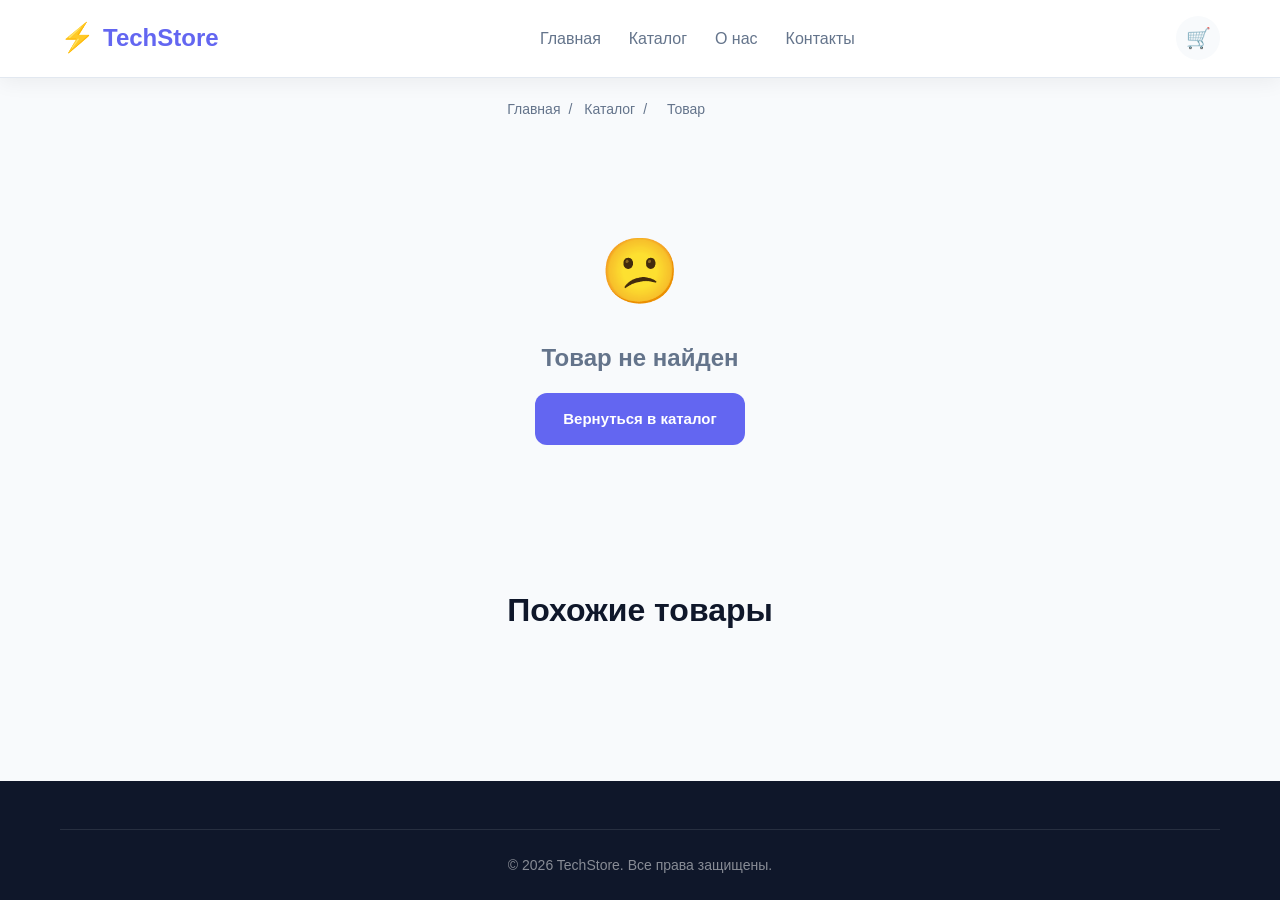
<file: docs/product.html>
<!DOCTYPE html>
<html lang="ru">
<head>
  <meta charset="UTF-8">
  <meta name="viewport" content="width=device-width, initial-scale=1.0">
  <title>Товар — TechStore</title>
  <link rel="stylesheet" href="css/style.css">
</head>
<body>
  <header class="header">
    <div class="header-inner">
      <a href="index.html" class="logo"><span class="logo-icon">⚡</span> TechStore</a>
      <nav class="nav">
        <a href="index.html">Главная</a>
        <a href="catalog.html">Каталог</a>
        <a href="about.html">О нас</a>
        <a href="contacts.html">Контакты</a>
      </nav>
      <div class="header-actions">
        <a href="cart.html" class="icon-btn">🛒<span class="cart-badge hidden">0</span></a>
        <button class="menu-toggle">☰</button>
      </div>
    </div>
  </header>

  <div class="container">
    <div class="breadcrumbs">
      <a href="index.html">Главная</a><span>/</span>
      <a href="catalog.html">Каталог</a><span>/</span>
      <span id="bc-name">Товар</span>
    </div>

    <div id="product-container"></div>

    <section class="section">
      <h2 class="section-title" style="text-align:left;">Похожие товары</h2>
      <div class="products-grid" id="related-products" style="margin-top: 24px;"></div>
    </section>
  </div>

  <footer class="footer">
    <div class="container">
      <div class="footer-bottom">© 2026 TechStore. Все права защищены.</div>
    </div>
  </footer>

  <script src="js/products.js"></script>
  <script src="js/cart.js"></script>
  <script src="js/app.js"></script>
  <script>
    const id = parseInt(new URLSearchParams(location.search).get('id'));
    const product = PRODUCTS.find(p => p.id === id);

    if (!product) {
      document.getElementById('product-container').innerHTML = `<div class="empty-state"><div class="empty-state-icon">😕</div><h2>Товар не найден</h2><a href="catalog.html" class="btn btn-primary" style="margin-top:16px;">Вернуться в каталог</a></div>`;
    } else {
      document.title = `${product.name} — TechStore`;
      document.getElementById('bc-name').textContent = product.name;

      const specs = Object.entries(product.specs).map(([k,v]) => `<li><span class="spec-label">${k}</span><span class="spec-value">${v}</span></li>`).join('');
      const oldPrice = product.oldPrice ? `<span class="product-price-old" style="font-size:20px;">${formatPrice(product.oldPrice)}</span>` : '';

      document.getElementById('product-container').innerHTML = `
        <div class="product-page">
          <div class="product-gallery">${product.icon}</div>
          <div class="product-details">
            <div class="product-category">${product.category}</div>
            <h1>${product.name}</h1>
            ${renderRating(product.rating, product.reviews)}
            <p class="product-description">${product.description}</p>
            <div class="product-price-big">${formatPrice(product.price)} ${oldPrice}</div>
            <div class="product-actions">
              <button class="btn btn-primary btn-lg" data-add="${product.id}">🛒 В корзину</button>
              <a href="cart.html" class="btn btn-outline btn-lg">Перейти в корзину</a>
            </div>
          </div>
        </div>
        <div class="product-specs">
          <h2 style="margin-bottom: 16px;">Характеристики</h2>
          <ul class="specs-list">${specs}</ul>
        </div>
      `;

      const related = PRODUCTS.filter(p => p.category === product.category && p.id !== product.id).slice(0, 4);
      document.getElementById('related-products').innerHTML = related.map(renderProductCard).join('');
    }
  </script>
</body>
</html>
</file>
<file: docs/css/style.css>
:root {
  --primary: #6366f1;
  --primary-dark: #4f46e5;
  --accent: #f59e0b;
  --bg: #ffffff;
  --bg-soft: #f8fafc;
  --text: #0f172a;
  --text-soft: #64748b;
  --border: #e2e8f0;
  --success: #10b981;
  --danger: #ef4444;
  --radius: 12px;
  --shadow: 0 4px 20px rgba(0,0,0,0.06);
  --shadow-lg: 0 10px 40px rgba(0,0,0,0.1);
  --transition: 0.25s ease;
}

* { margin: 0; padding: 0; box-sizing: border-box; }

body {
  font-family: -apple-system, BlinkMacSystemFont, 'Segoe UI', Roboto, sans-serif;
  background: var(--bg-soft);
  color: var(--text);
  line-height: 1.6;
  min-height: 100vh;
  display: flex;
  flex-direction: column;
}

a { color: inherit; text-decoration: none; }
img { max-width: 100%; display: block; }
button { font-family: inherit; cursor: pointer; border: none; background: none; }

.container { max-width: 1200px; margin: 0 auto; padding: 0 20px; }

/* ===== HEADER ===== */
.header {
  background: var(--bg);
  border-bottom: 1px solid var(--border);
  position: sticky;
  top: 0;
  z-index: 100;
  box-shadow: var(--shadow);
}
.header-inner {
  display: flex;
  align-items: center;
  justify-content: space-between;
  padding: 16px 20px;
  max-width: 1200px;
  margin: 0 auto;
}
.logo {
  font-size: 24px;
  font-weight: 800;
  color: var(--primary);
  display: flex;
  align-items: center;
  gap: 8px;
}
.logo-icon { font-size: 28px; }

.nav { display: flex; gap: 28px; }
.nav a {
  font-weight: 500;
  color: var(--text-soft);
  transition: color var(--transition);
  position: relative;
}
.nav a:hover, .nav a.active { color: var(--primary); }
.nav a.active::after {
  content: '';
  position: absolute;
  bottom: -22px;
  left: 0;
  right: 0;
  height: 3px;
  background: var(--primary);
  border-radius: 3px 3px 0 0;
}

.header-actions { display: flex; gap: 12px; align-items: center; }
.icon-btn {
  width: 44px;
  height: 44px;
  border-radius: 50%;
  background: var(--bg-soft);
  display: flex;
  align-items: center;
  justify-content: center;
  position: relative;
  transition: all var(--transition);
  font-size: 20px;
}
.icon-btn:hover { background: var(--primary); color: white; transform: translateY(-2px); }
.cart-badge {
  position: absolute;
  top: -4px;
  right: -4px;
  background: var(--accent);
  color: white;
  font-size: 11px;
  font-weight: 700;
  min-width: 20px;
  height: 20px;
  border-radius: 10px;
  display: flex;
  align-items: center;
  justify-content: center;
  padding: 0 5px;
}
.cart-badge.hidden { display: none; }

.menu-toggle { display: none; font-size: 24px; }

/* ===== HERO ===== */
.hero {
  background: linear-gradient(135deg, #6366f1 0%, #8b5cf6 100%);
  color: white;
  padding: 80px 20px;
  text-align: center;
  position: relative;
  overflow: hidden;
}
.hero::before {
  content: '';
  position: absolute;
  inset: 0;
  background: radial-gradient(circle at 20% 50%, rgba(255,255,255,0.15) 0%, transparent 50%),
              radial-gradient(circle at 80% 80%, rgba(255,255,255,0.1) 0%, transparent 50%);
}
.hero-content { position: relative; z-index: 1; max-width: 700px; margin: 0 auto; }
.hero h1 { font-size: clamp(32px, 5vw, 56px); font-weight: 800; margin-bottom: 16px; }
.hero p { font-size: 18px; opacity: 0.95; margin-bottom: 32px; }

/* ===== BUTTONS ===== */
.btn {
  display: inline-flex;
  align-items: center;
  justify-content: center;
  gap: 8px;
  padding: 14px 28px;
  border-radius: var(--radius);
  font-weight: 600;
  font-size: 15px;
  transition: all var(--transition);
  cursor: pointer;
}
.btn-primary {
  background: var(--primary);
  color: white;
}
.btn-primary:hover { background: var(--primary-dark); transform: translateY(-2px); box-shadow: var(--shadow-lg); }
.btn-white { background: white; color: var(--primary); }
.btn-white:hover { transform: translateY(-2px); box-shadow: var(--shadow-lg); }
.btn-outline {
  background: transparent;
  color: var(--primary);
  border: 2px solid var(--primary);
}
.btn-outline:hover { background: var(--primary); color: white; }
.btn-block { width: 100%; }
.btn-lg { padding: 18px 36px; font-size: 16px; }

/* ===== SECTIONS ===== */
.section { padding: 60px 0; }
.section-title {
  font-size: 32px;
  font-weight: 800;
  margin-bottom: 8px;
  text-align: center;
}
.section-subtitle {
  color: var(--text-soft);
  text-align: center;
  margin-bottom: 40px;
}

/* ===== FEATURES ===== */
.features {
  display: grid;
  grid-template-columns: repeat(auto-fit, minmax(240px, 1fr));
  gap: 24px;
}
.feature {
  background: var(--bg);
  padding: 32px 24px;
  border-radius: var(--radius);
  text-align: center;
  box-shadow: var(--shadow);
  transition: transform var(--transition);
}
.feature:hover { transform: translateY(-4px); }
.feature-icon {
  width: 64px;
  height: 64px;
  background: linear-gradient(135deg, var(--primary), #8b5cf6);
  border-radius: 16px;
  display: flex;
  align-items: center;
  justify-content: center;
  font-size: 28px;
  margin: 0 auto 16px;
  color: white;
}
.feature h3 { font-size: 18px; margin-bottom: 8px; }
.feature p { color: var(--text-soft); font-size: 14px; }

/* ===== PRODUCTS GRID ===== */
.products-grid {
  display: grid;
  grid-template-columns: repeat(auto-fill, minmax(260px, 1fr));
  gap: 24px;
}
.product-card {
  background: var(--bg);
  border-radius: var(--radius);
  overflow: hidden;
  box-shadow: var(--shadow);
  transition: all var(--transition);
  display: flex;
  flex-direction: column;
}
.product-card:hover { transform: translateY(-6px); box-shadow: var(--shadow-lg); }
.product-image {
  aspect-ratio: 1;
  background: linear-gradient(135deg, #f1f5f9, #e2e8f0);
  display: flex;
  align-items: center;
  justify-content: center;
  font-size: 80px;
  position: relative;
  overflow: hidden;
}
.product-badge {
  position: absolute;
  top: 12px;
  left: 12px;
  background: var(--accent);
  color: white;
  padding: 4px 10px;
  border-radius: 20px;
  font-size: 11px;
  font-weight: 700;
  text-transform: uppercase;
}
.product-info { padding: 20px; flex: 1; display: flex; flex-direction: column; }
.product-category {
  font-size: 12px;
  color: var(--text-soft);
  text-transform: uppercase;
  letter-spacing: 0.5px;
  margin-bottom: 4px;
}
.product-name {
  font-size: 16px;
  font-weight: 600;
  margin-bottom: 8px;
  line-height: 1.3;
}
.product-rating { color: var(--accent); font-size: 14px; margin-bottom: 12px; }
.product-rating span { color: var(--text-soft); margin-left: 4px; }
.product-price-row {
  display: flex;
  align-items: center;
  justify-content: space-between;
  margin-top: auto;
  gap: 8px;
}
.product-price { font-size: 20px; font-weight: 800; color: var(--primary); }
.product-price-old {
  font-size: 14px;
  color: var(--text-soft);
  text-decoration: line-through;
  margin-left: 6px;
  font-weight: 400;
}
.btn-add {
  background: var(--primary);
  color: white;
  width: 40px;
  height: 40px;
  border-radius: 50%;
  display: flex;
  align-items: center;
  justify-content: center;
  font-size: 20px;
  transition: all var(--transition);
  flex-shrink: 0;
}
.btn-add:hover { background: var(--primary-dark); transform: scale(1.1); }

/* ===== CATALOG ===== */
.catalog-layout {
  display: grid;
  grid-template-columns: 260px 1fr;
  gap: 32px;
}
.filters {
  background: var(--bg);
  padding: 24px;
  border-radius: var(--radius);
  box-shadow: var(--shadow);
  height: fit-content;
  position: sticky;
  top: 100px;
}
.filter-group { margin-bottom: 24px; }
.filter-group:last-child { margin-bottom: 0; }
.filter-title {
  font-size: 14px;
  font-weight: 700;
  text-transform: uppercase;
  margin-bottom: 12px;
  color: var(--text);
}
.search-input {
  width: 100%;
  padding: 12px 16px;
  border: 1px solid var(--border);
  border-radius: var(--radius);
  font-size: 14px;
  background: var(--bg-soft);
  transition: all var(--transition);
}
.search-input:focus { outline: none; border-color: var(--primary); background: white; }

.filter-options { display: flex; flex-direction: column; gap: 8px; }
.filter-option {
  display: flex;
  align-items: center;
  gap: 8px;
  cursor: pointer;
  padding: 6px 0;
  font-size: 14px;
  color: var(--text-soft);
  transition: color var(--transition);
}
.filter-option:hover { color: var(--primary); }
.filter-option input { accent-color: var(--primary); }

.catalog-header {
  display: flex;
  justify-content: space-between;
  align-items: center;
  margin-bottom: 24px;
  flex-wrap: wrap;
  gap: 12px;
}
.catalog-count { color: var(--text-soft); }
.sort-select {
  padding: 10px 16px;
  border: 1px solid var(--border);
  border-radius: var(--radius);
  background: var(--bg);
  font-size: 14px;
  cursor: pointer;
}

.empty-state {
  text-align: center;
  padding: 80px 20px;
  color: var(--text-soft);
}
.empty-state-icon { font-size: 64px; margin-bottom: 16px; }

/* ===== PRODUCT PAGE ===== */
.product-page {
  display: grid;
  grid-template-columns: 1fr 1fr;
  gap: 48px;
  background: var(--bg);
  padding: 40px;
  border-radius: var(--radius);
  box-shadow: var(--shadow);
}
.product-gallery {
  aspect-ratio: 1;
  background: linear-gradient(135deg, #f1f5f9, #e2e8f0);
  border-radius: var(--radius);
  display: flex;
  align-items: center;
  justify-content: center;
  font-size: 200px;
}
.product-details h1 {
  font-size: 32px;
  font-weight: 800;
  margin-bottom: 12px;
}
.product-details .product-category { font-size: 14px; }
.product-details .product-rating { font-size: 18px; margin: 16px 0; }
.product-description {
  color: var(--text-soft);
  margin: 20px 0;
  line-height: 1.7;
}
.product-price-big {
  font-size: 36px;
  font-weight: 800;
  color: var(--primary);
  margin: 24px 0;
}
.product-actions { display: flex; gap: 12px; flex-wrap: wrap; }

.product-specs {
  margin-top: 40px;
  background: var(--bg);
  padding: 32px;
  border-radius: var(--radius);
  box-shadow: var(--shadow);
}
.specs-list { list-style: none; }
.specs-list li {
  display: flex;
  justify-content: space-between;
  padding: 12px 0;
  border-bottom: 1px solid var(--border);
}
.specs-list li:last-child { border-bottom: none; }
.specs-list .spec-label { color: var(--text-soft); }
.specs-list .spec-value { font-weight: 600; }

/* ===== CART ===== */
.cart-layout {
  display: grid;
  grid-template-columns: 1fr 360px;
  gap: 32px;
}
.cart-items {
  background: var(--bg);
  border-radius: var(--radius);
  box-shadow: var(--shadow);
  overflow: hidden;
}
.cart-item {
  display: grid;
  grid-template-columns: 100px 1fr auto;
  gap: 20px;
  padding: 20px;
  border-bottom: 1px solid var(--border);
  align-items: center;
}
.cart-item:last-child { border-bottom: none; }
.cart-item-image {
  width: 100px;
  height: 100px;
  background: var(--bg-soft);
  border-radius: var(--radius);
  display: flex;
  align-items: center;
  justify-content: center;
  font-size: 48px;
}
.cart-item-info h3 { font-size: 16px; margin-bottom: 4px; }
.cart-item-info .product-category { font-size: 12px; }
.cart-item-price {
  color: var(--primary);
  font-weight: 700;
  font-size: 18px;
  margin-top: 8px;
}
.quantity-control {
  display: inline-flex;
  align-items: center;
  gap: 8px;
  background: var(--bg-soft);
  border-radius: var(--radius);
  padding: 4px;
  margin-top: 8px;
}
.qty-btn {
  width: 32px;
  height: 32px;
  border-radius: 8px;
  background: white;
  font-size: 16px;
  font-weight: 700;
  color: var(--primary);
  transition: all var(--transition);
}
.qty-btn:hover { background: var(--primary); color: white; }
.qty-value { min-width: 30px; text-align: center; font-weight: 600; }
.cart-item-remove {
  color: var(--danger);
  font-size: 20px;
  padding: 8px;
  transition: transform var(--transition);
}
.cart-item-remove:hover { transform: scale(1.2); }

.cart-summary {
  background: var(--bg);
  padding: 28px;
  border-radius: var(--radius);
  box-shadow: var(--shadow);
  height: fit-content;
  position: sticky;
  top: 100px;
}
.cart-summary h3 { font-size: 20px; margin-bottom: 20px; }
.summary-row {
  display: flex;
  justify-content: space-between;
  padding: 10px 0;
  color: var(--text-soft);
}
.summary-row.total {
  font-size: 20px;
  font-weight: 800;
  color: var(--text);
  border-top: 2px solid var(--border);
  margin-top: 12px;
  padding-top: 16px;
}

/* ===== FORMS ===== */
.form-grid {
  display: grid;
  grid-template-columns: 1fr 1fr;
  gap: 16px;
}
.form-group { margin-bottom: 16px; }
.form-group.full { grid-column: 1 / -1; }
.form-label {
  display: block;
  font-size: 14px;
  font-weight: 600;
  margin-bottom: 6px;
}
.form-input, .form-textarea {
  width: 100%;
  padding: 12px 16px;
  border: 1px solid var(--border);
  border-radius: var(--radius);
  font-size: 14px;
  font-family: inherit;
  background: var(--bg-soft);
  transition: all var(--transition);
}
.form-input:focus, .form-textarea:focus {
  outline: none;
  border-color: var(--primary);
  background: white;
}
.form-textarea { resize: vertical; min-height: 120px; }

/* ===== ABOUT ===== */
.about-hero {
  background: linear-gradient(135deg, #8b5cf6, #6366f1);
  color: white;
  padding: 60px 20px;
  text-align: center;
  border-radius: var(--radius);
  margin-bottom: 40px;
}
.about-hero h1 { font-size: 40px; margin-bottom: 12px; }
.about-content {
  background: var(--bg);
  padding: 40px;
  border-radius: var(--radius);
  box-shadow: var(--shadow);
  margin-bottom: 32px;
}
.about-content h2 { margin-bottom: 16px; color: var(--primary); }
.about-content p { color: var(--text-soft); margin-bottom: 12px; }
.stats {
  display: grid;
  grid-template-columns: repeat(auto-fit, minmax(180px, 1fr));
  gap: 20px;
  margin-top: 32px;
}
.stat {
  text-align: center;
  padding: 24px;
  background: var(--bg-soft);
  border-radius: var(--radius);
}
.stat-number {
  font-size: 36px;
  font-weight: 800;
  color: var(--primary);
}
.stat-label { color: var(--text-soft); font-size: 14px; }

/* ===== CONTACTS ===== */
.contacts-grid {
  display: grid;
  grid-template-columns: 1fr 1fr;
  gap: 32px;
}
.contact-info {
  background: var(--bg);
  padding: 32px;
  border-radius: var(--radius);
  box-shadow: var(--shadow);
}
.contact-item {
  display: flex;
  gap: 16px;
  padding: 16px 0;
  border-bottom: 1px solid var(--border);
}
.contact-item:last-child { border-bottom: none; }
.contact-icon {
  width: 48px;
  height: 48px;
  background: linear-gradient(135deg, var(--primary), #8b5cf6);
  border-radius: 12px;
  display: flex;
  align-items: center;
  justify-content: center;
  font-size: 22px;
  color: white;
  flex-shrink: 0;
}
.contact-item h4 { margin-bottom: 4px; }
.contact-item p { color: var(--text-soft); font-size: 14px; }

/* ===== FOOTER ===== */
.footer {
  background: var(--text);
  color: white;
  padding: 48px 0 24px;
  margin-top: auto;
}
.footer-grid {
  display: grid;
  grid-template-columns: 2fr 1fr 1fr 1fr;
  gap: 40px;
  margin-bottom: 32px;
}
.footer h4 { margin-bottom: 16px; font-size: 16px; }
.footer p, .footer a {
  color: rgba(255,255,255,0.7);
  font-size: 14px;
  line-height: 1.8;
}
.footer a:hover { color: white; }
.footer-links { list-style: none; }
.footer-links li { margin-bottom: 8px; }
.footer-bottom {
  text-align: center;
  padding-top: 24px;
  border-top: 1px solid rgba(255,255,255,0.1);
  color: rgba(255,255,255,0.5);
  font-size: 14px;
}

/* ===== TOAST ===== */
.toast {
  position: fixed;
  bottom: 24px;
  right: 24px;
  background: var(--success);
  color: white;
  padding: 16px 24px;
  border-radius: var(--radius);
  box-shadow: var(--shadow-lg);
  transform: translateX(400px);
  transition: transform 0.3s ease;
  z-index: 1000;
  display: flex;
  align-items: center;
  gap: 12px;
  font-weight: 500;
}
.toast.show { transform: translateX(0); }
.toast.error { background: var(--danger); }

/* ===== BREADCRUMBS ===== */
.breadcrumbs {
  padding: 20px 0;
  color: var(--text-soft);
  font-size: 14px;
}
.breadcrumbs a:hover { color: var(--primary); }
.breadcrumbs span { margin: 0 8px; }

/* ===== RESPONSIVE ===== */
@media (max-width: 900px) {
  .catalog-layout { grid-template-columns: 1fr; }
  .filters { position: static; }
  .product-page { grid-template-columns: 1fr; padding: 24px; gap: 24px; }
  .product-gallery { font-size: 120px; }
  .cart-layout { grid-template-columns: 1fr; }
  .cart-summary { position: static; }
  .contacts-grid { grid-template-columns: 1fr; }
  .footer-grid { grid-template-columns: 1fr 1fr; }
}
@media (max-width: 640px) {
  .nav { display: none; }
  .menu-toggle { display: block; }
  .nav.open {
    display: flex;
    position: absolute;
    top: 100%;
    left: 0;
    right: 0;
    background: var(--bg);
    flex-direction: column;
    padding: 20px;
    gap: 16px;
    box-shadow: var(--shadow-lg);
  }
  .nav.open a.active::after { display: none; }
  .cart-item { grid-template-columns: 80px 1fr; }
  .cart-item-image { width: 80px; height: 80px; font-size: 36px; }
  .cart-item-remove { grid-column: 2; justify-self: end; }
  .form-grid { grid-template-columns: 1fr; }
  .footer-grid { grid-template-columns: 1fr; gap: 24px; }
  .hero { padding: 50px 20px; }
}
</file>
